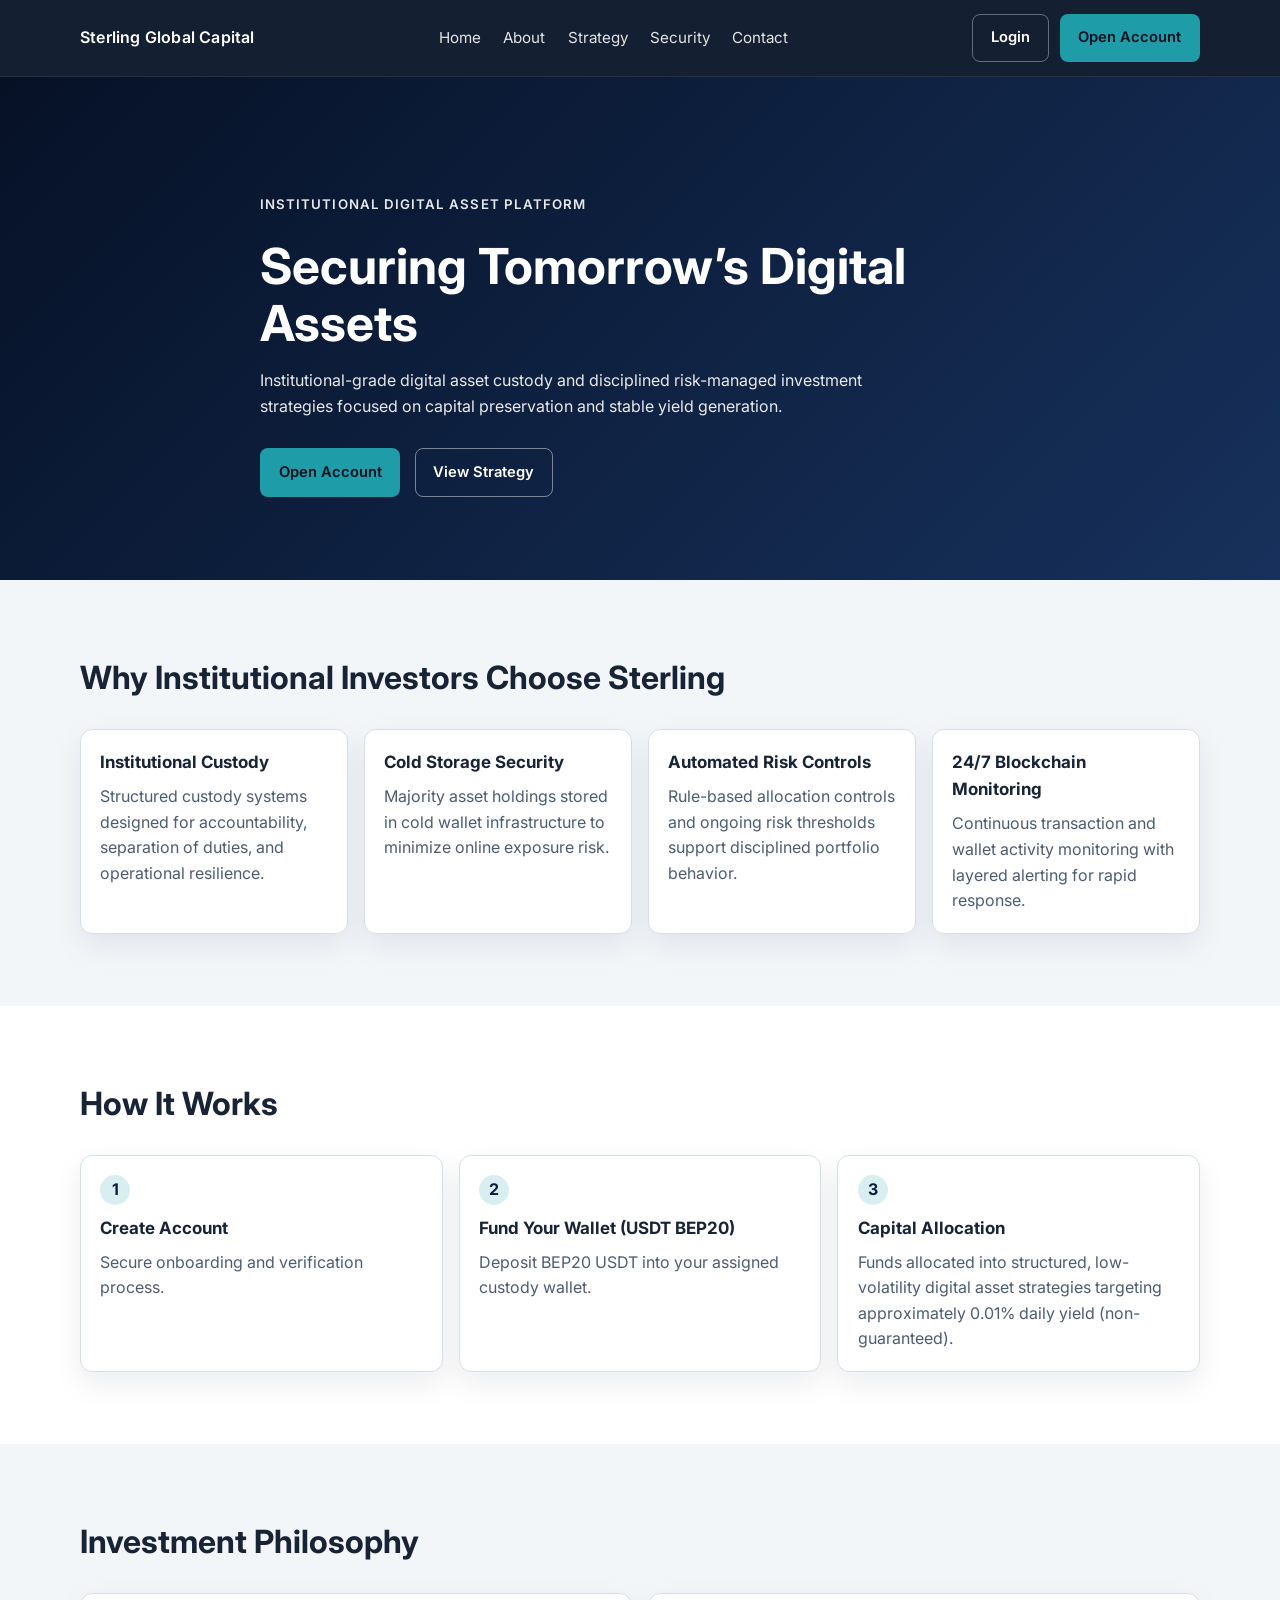
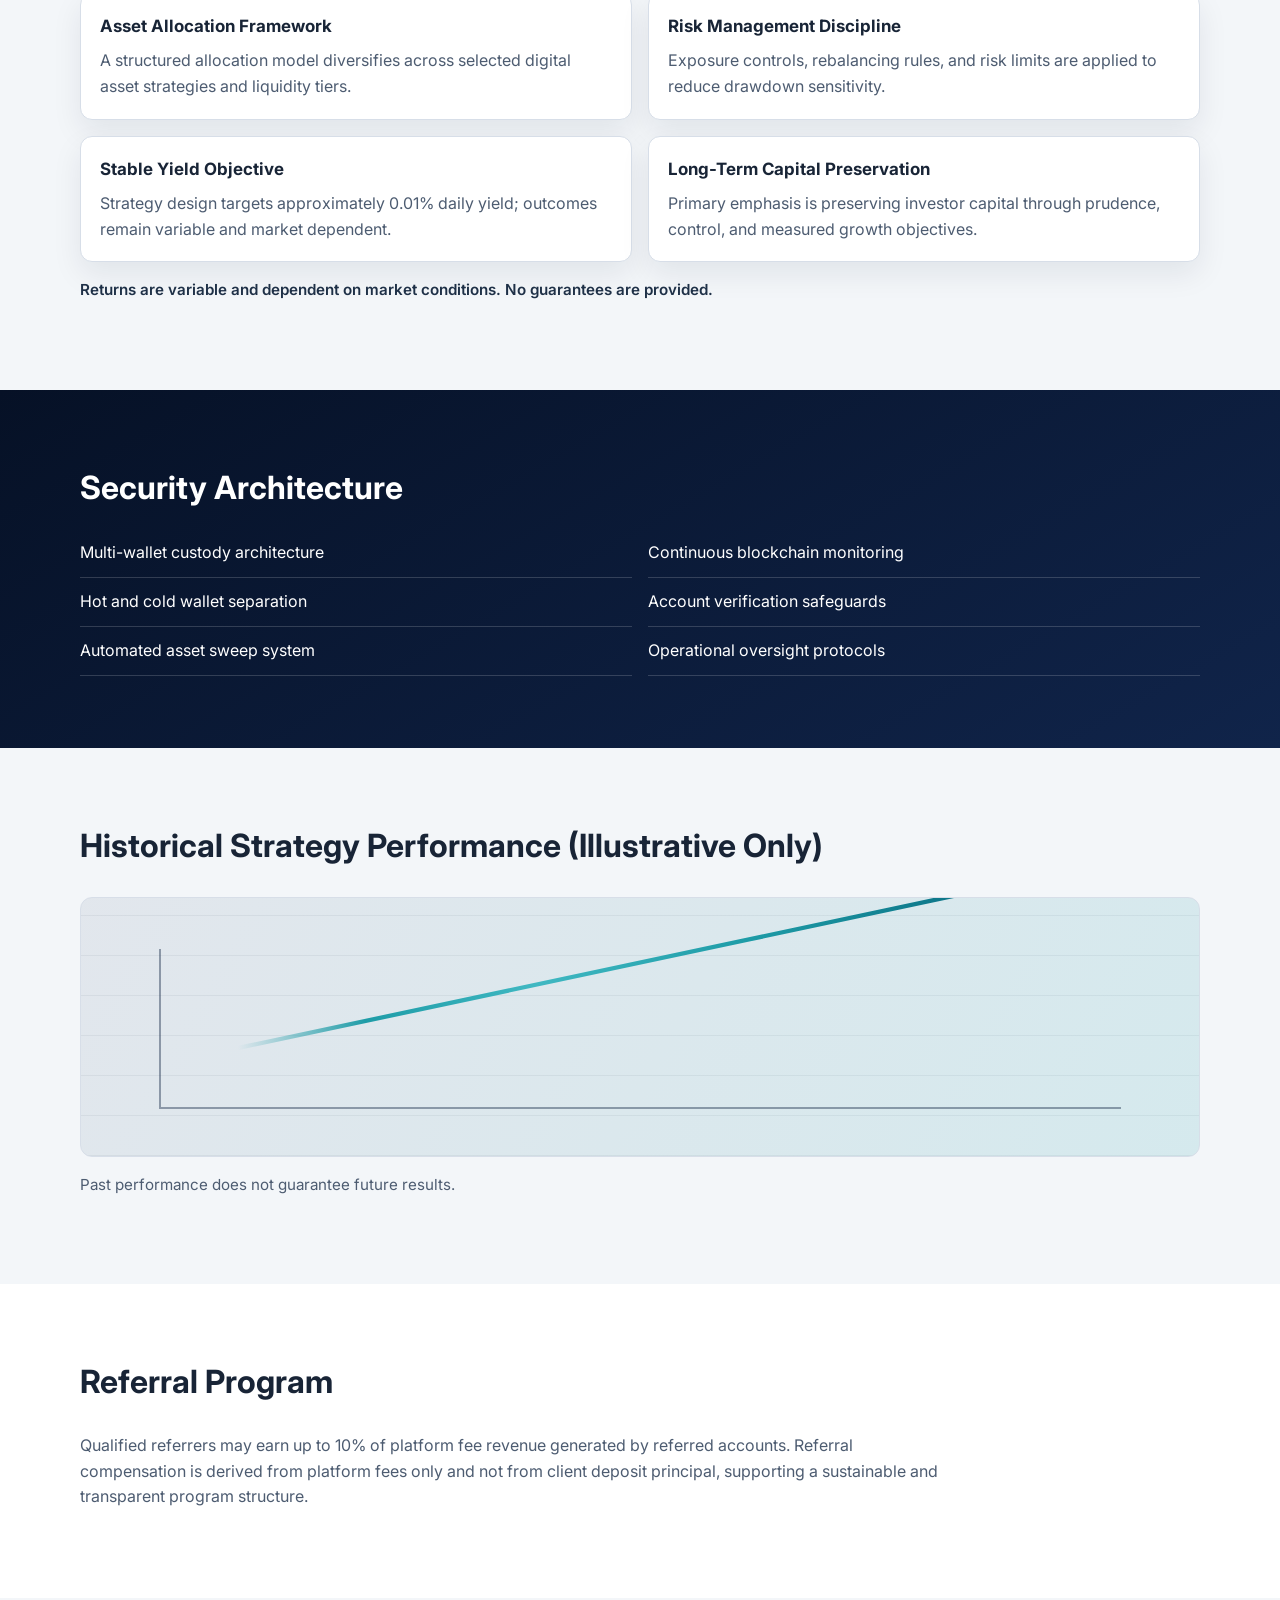
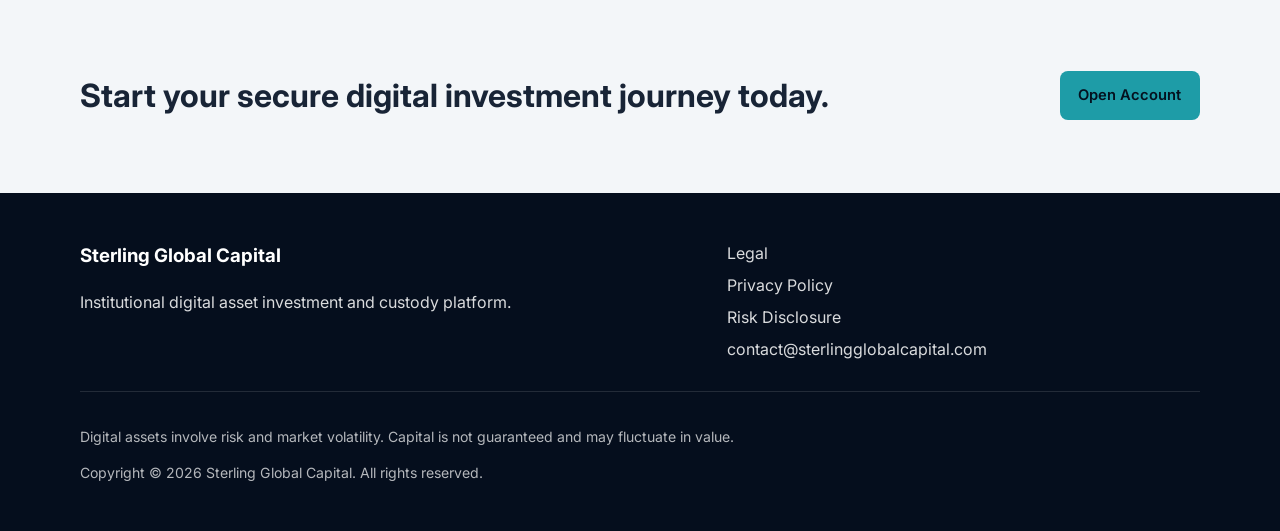
<file: index.html>
<!DOCTYPE html>
<html lang="en">
  <head>
    <meta charset="UTF-8" />
    <meta name="viewport" content="width=device-width, initial-scale=1.0" />
    <meta
      name="description"
      content="Sterling Global Capital provides institutional-grade digital asset custody and risk-managed investment strategies focused on long-term capital preservation."
    />
    <title>Sterling Global Capital | Institutional Digital Asset Custody</title>
    <link rel="preconnect" href="https://fonts.googleapis.com" />
    <link rel="preconnect" href="https://fonts.gstatic.com" crossorigin />
    <link
      href="https://fonts.googleapis.com/css2?family=Inter:wght@400;500;600;700&display=swap"
      rel="stylesheet"
    />
    <link rel="stylesheet" href="styles.css" />
  </head>
  <body>
    <header class="site-header">
      <div class="container header-inner">
        <a class="logo" href="#home" aria-label="Sterling Global Capital homepage">
          Sterling Global Capital
        </a>

        <input type="checkbox" id="menu-toggle" class="menu-toggle" aria-label="Toggle navigation" />
        <label for="menu-toggle" class="menu-button" aria-hidden="true">
          <span></span><span></span><span></span>
        </label>

        <nav class="site-nav" aria-label="Primary">
          <a href="#home">Home</a>
          <a href="#about">About</a>
          <a href="#strategy">Strategy</a>
          <a href="#security">Security</a>
          <a href="#contact">Contact</a>
        </nav>

        <div class="header-actions">
          <a class="btn btn-secondary" href="/login.html">Login</a>
          <a class="btn btn-primary" href="/register.html">Open Account</a>
        </div>
      </div>
    </header>

    <main id="home">
      <section class="hero">
        <div class="container hero-content">
          <p class="eyebrow">Institutional Digital Asset Platform</p>
          <h1>Securing Tomorrow’s Digital Assets</h1>
          <p>
            Institutional-grade digital asset custody and disciplined risk-managed investment
            strategies focused on capital preservation and stable yield generation.
          </p>
          <div class="hero-actions">
            <a class="btn btn-primary" href="/register.html">Open Account</a>
            <a class="btn btn-outline" href="#strategy">View Strategy</a>
          </div>
        </div>
      </section>

      <section class="section trust" id="about">
        <div class="container">
          <h2>Why Institutional Investors Choose Sterling</h2>
          <div class="card-grid cols-4">
            <article class="card">
              <h3>Institutional Custody</h3>
              <p>Structured custody systems designed for accountability, separation of duties, and operational resilience.</p>
            </article>
            <article class="card">
              <h3>Cold Storage Security</h3>
              <p>Majority asset holdings stored in cold wallet infrastructure to minimize online exposure risk.</p>
            </article>
            <article class="card">
              <h3>Automated Risk Controls</h3>
              <p>Rule-based allocation controls and ongoing risk thresholds support disciplined portfolio behavior.</p>
            </article>
            <article class="card">
              <h3>24/7 Blockchain Monitoring</h3>
              <p>Continuous transaction and wallet activity monitoring with layered alerting for rapid response.</p>
            </article>
          </div>
        </div>
      </section>

      <section class="section how-it-works">
        <div class="container">
          <h2>How It Works</h2>
          <div class="steps-grid">
            <article class="step-card">
              <span class="step-number">1</span>
              <h3>Create Account</h3>
              <p>Secure onboarding and verification process.</p>
            </article>
            <article class="step-card">
              <span class="step-number">2</span>
              <h3>Fund Your Wallet (USDT BEP20)</h3>
              <p>Deposit BEP20 USDT into your assigned custody wallet.</p>
            </article>
            <article class="step-card">
              <span class="step-number">3</span>
              <h3>Capital Allocation</h3>
              <p>
                Funds allocated into structured, low-volatility digital asset strategies targeting
                approximately 0.01% daily yield (non-guaranteed).
              </p>
            </article>
          </div>
        </div>
      </section>

      <section class="section strategy" id="strategy">
        <div class="container">
          <h2>Investment Philosophy</h2>
          <div class="card-grid cols-2">
            <article class="card">
              <h3>Asset Allocation Framework</h3>
              <p>A structured allocation model diversifies across selected digital asset strategies and liquidity tiers.</p>
            </article>
            <article class="card">
              <h3>Risk Management Discipline</h3>
              <p>Exposure controls, rebalancing rules, and risk limits are applied to reduce drawdown sensitivity.</p>
            </article>
            <article class="card">
              <h3>Stable Yield Objective</h3>
              <p>Strategy design targets approximately 0.01% daily yield; outcomes remain variable and market dependent.</p>
            </article>
            <article class="card">
              <h3>Long-Term Capital Preservation</h3>
              <p>Primary emphasis is preserving investor capital through prudence, control, and measured growth objectives.</p>
            </article>
          </div>
          <p class="disclaimer strong">
            Returns are variable and dependent on market conditions. No guarantees are provided.
          </p>
        </div>
      </section>

      <section class="section security" id="security">
        <div class="container">
          <h2>Security Architecture</h2>
          <div class="security-grid">
            <ul>
              <li>Multi-wallet custody architecture</li>
              <li>Hot and cold wallet separation</li>
              <li>Automated asset sweep system</li>
            </ul>
            <ul>
              <li>Continuous blockchain monitoring</li>
              <li>Account verification safeguards</li>
              <li>Operational oversight protocols</li>
            </ul>
          </div>
        </div>
      </section>

      <section class="section performance">
        <div class="container">
          <h2>Historical Strategy Performance (Illustrative Only)</h2>
          <div class="chart-placeholder" role="img" aria-label="Illustrative line chart showing stable upward performance trend"></div>
          <p class="disclaimer">Past performance does not guarantee future results.</p>
        </div>
      </section>

      <section class="section referral">
        <div class="container">
          <h2>Referral Program</h2>
          <p>
            Qualified referrers may earn up to 10% of platform fee revenue generated by referred accounts.
            Referral compensation is derived from platform fees only and not from client deposit principal,
            supporting a sustainable and transparent program structure.
          </p>
        </div>
      </section>

      <section class="section cta">
        <div class="container cta-inner">
          <h2>Start your secure digital investment journey today.</h2>
          <a class="btn btn-primary" href="/register.html">Open Account</a>
        </div>
      </section>
    </main>

    <footer class="site-footer" id="contact">
      <div class="container footer-grid">
        <div>
          <h3>Sterling Global Capital</h3>
          <p>Institutional digital asset investment and custody platform.</p>
        </div>
        <div>
          <a href="#">Legal</a>
          <a href="#">Privacy Policy</a>
          <a href="#">Risk Disclosure</a>
          <a href="mailto:contact@sterlingglobalcapital.com">contact@sterlingglobalcapital.com</a>
        </div>
      </div>
      <div class="container footer-meta">
        <p>Digital assets involve risk and market volatility. Capital is not guaranteed and may fluctuate in value.</p>
        <p>Copyright © 2026 Sterling Global Capital. All rights reserved.</p>
      </div>
    </footer>
  </body>
</html>
</file>
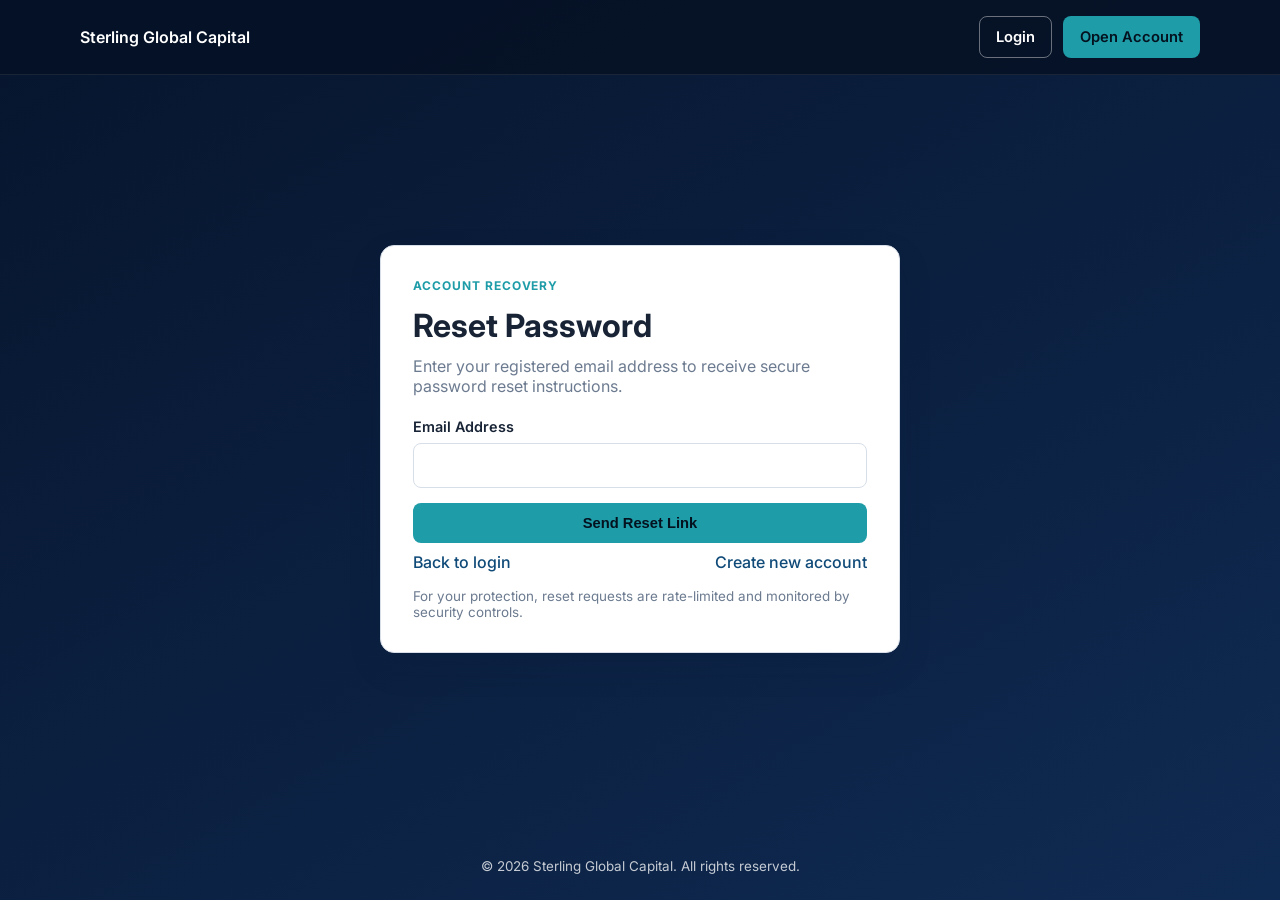
<file: forgot-password.html>
<!DOCTYPE html>
<html lang="en">
  <head>
    <meta charset="UTF-8" />
    <meta name="viewport" content="width=device-width, initial-scale=1.0" />
    <meta name="description" content="Password recovery for Sterling Global Capital secure client portal." />
    <title>Forgot Password | Sterling Global Capital</title>
    <link rel="preconnect" href="https://fonts.googleapis.com" />
    <link rel="preconnect" href="https://fonts.gstatic.com" crossorigin />
    <link href="https://fonts.googleapis.com/css2?family=Inter:wght@400;500;600;700&display=swap" rel="stylesheet" />
    <link rel="stylesheet" href="auth.css" />
  </head>
  <body>
    <header class="site-header">
      <div class="container header-inner">
        <a class="logo" href="/index.html">Sterling Global Capital</a>
        <div class="header-links">
          <a class="btn btn-secondary" href="/login.html">Login</a>
          <a class="btn btn-primary" href="/register.html">Open Account</a>
        </div>
      </div>
    </header>

    <main class="auth-wrap">
      <section class="auth-card" aria-labelledby="forgot-title">
        <p class="eyebrow">Account Recovery</p>
        <h1 id="forgot-title">Reset Password</h1>
        <p>Enter your registered email address to receive secure password reset instructions.</p>

        <form class="form-grid" action="#" method="post">
          <div class="form-row">
            <label for="recover-email">Email Address</label>
            <input id="recover-email" type="email" name="email" autocomplete="email" required />
          </div>

          <button class="btn btn-primary" type="submit">Send Reset Link</button>
        </form>

        <div class="helper-links">
          <a href="/login.html">Back to login</a>
          <a href="/register.html">Create new account</a>
        </div>

        <p class="disclaimer">For your protection, reset requests are rate-limited and monitored by security controls.</p>
      </section>
    </main>

    <footer class="site-footer">
      <div class="container">© 2026 Sterling Global Capital. All rights reserved.</div>
    </footer>
  </body>
</html>
</file>
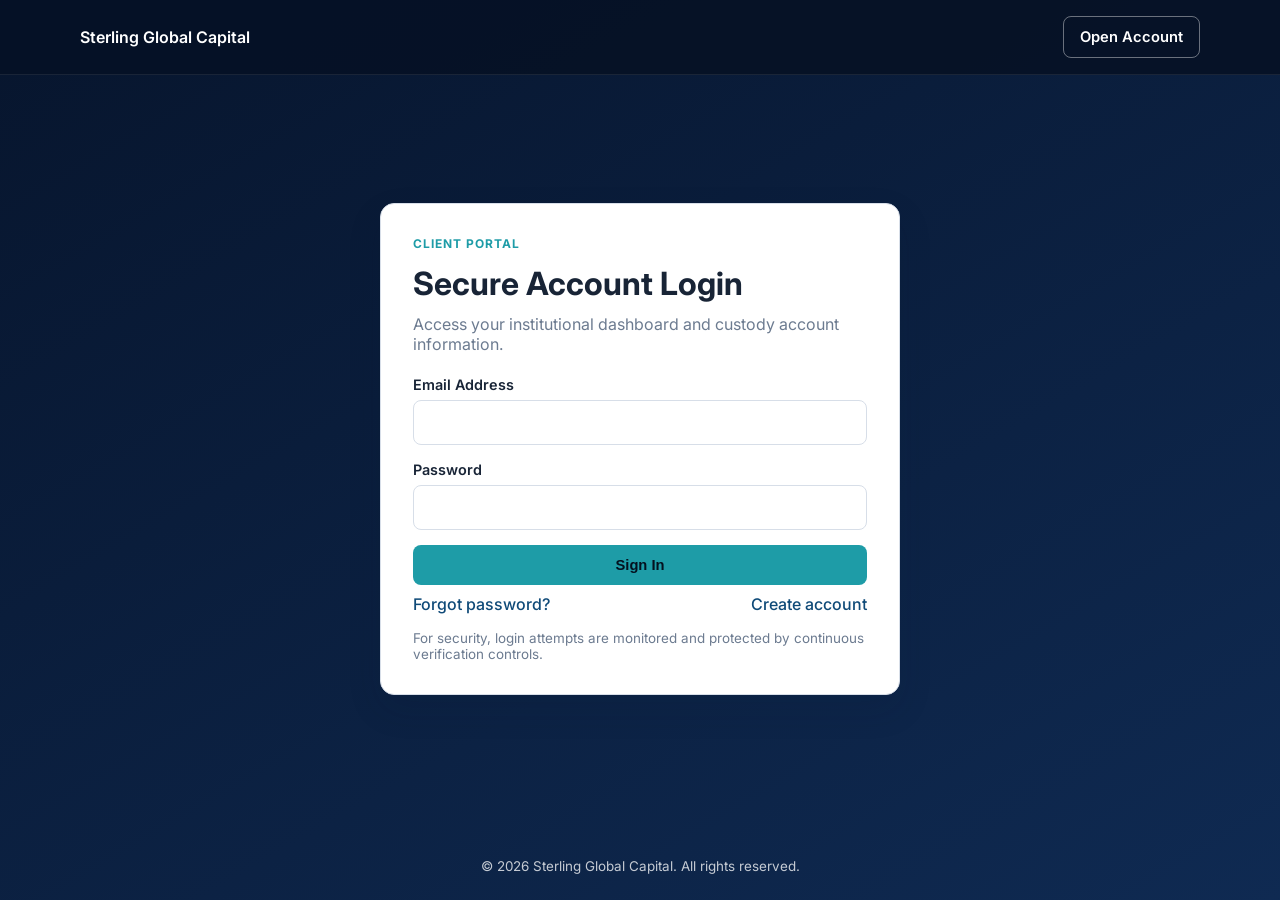
<file: login.html>
<!DOCTYPE html>
<html lang="en">
  <head>
    <meta charset="UTF-8" />
    <meta name="viewport" content="width=device-width, initial-scale=1.0" />
    <meta name="description" content="Secure institutional login portal for Sterling Global Capital account holders." />
    <title>Login | Sterling Global Capital</title>
    <link rel="preconnect" href="https://fonts.googleapis.com" />
    <link rel="preconnect" href="https://fonts.gstatic.com" crossorigin />
    <link href="https://fonts.googleapis.com/css2?family=Inter:wght@400;500;600;700&display=swap" rel="stylesheet" />
    <link rel="stylesheet" href="auth.css" />
  </head>
  <body>
    <header class="site-header">
      <div class="container header-inner">
        <a class="logo" href="/index.html">Sterling Global Capital</a>
        <div class="header-links">
          <a class="btn btn-secondary" href="/register.html">Open Account</a>
        </div>
      </div>
    </header>

    <main class="auth-wrap">
      <section class="auth-card" aria-labelledby="login-title">
        <p class="eyebrow">Client Portal</p>
        <h1 id="login-title">Secure Account Login</h1>
        <p>Access your institutional dashboard and custody account information.</p>

        <form class="form-grid" action="#" method="post">
          <div class="form-row">
            <label for="email">Email Address</label>
            <input id="email" type="email" name="email" autocomplete="email" required />
          </div>

          <div class="form-row">
            <label for="password">Password</label>
            <input id="password" type="password" name="password" autocomplete="current-password" required />
          </div>

          <button class="btn btn-primary" type="submit">Sign In</button>
        </form>

        <div class="helper-links">
          <a href="/forgot-password.html">Forgot password?</a>
          <a href="/register.html">Create account</a>
        </div>

        <p class="disclaimer">For security, login attempts are monitored and protected by continuous verification controls.</p>
      </section>
    </main>

    <footer class="site-footer">
      <div class="container">© 2026 Sterling Global Capital. All rights reserved.</div>
    </footer>
  </body>
</html>
</file>
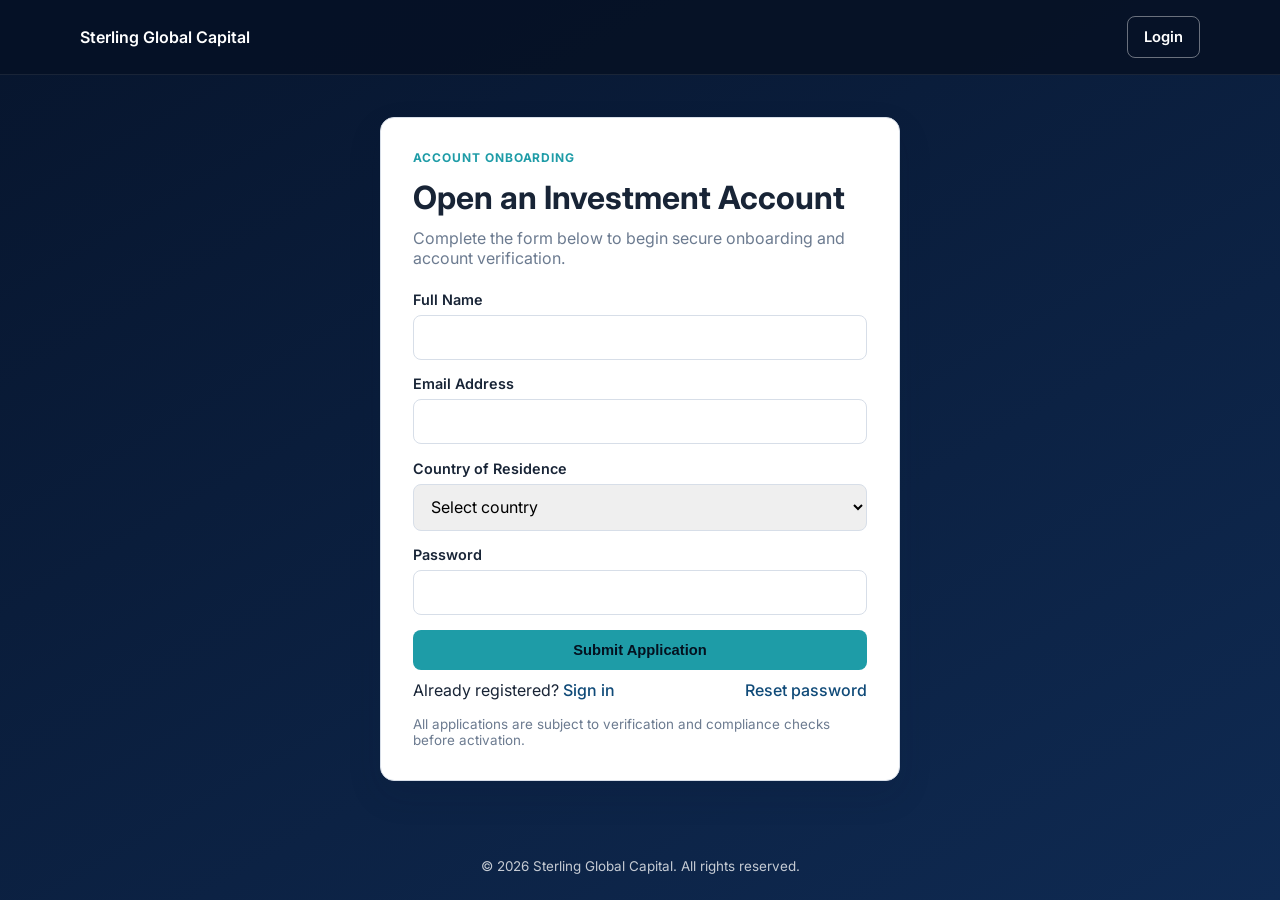
<file: register.html>
<!DOCTYPE html>
<html lang="en">
  <head>
    <meta charset="UTF-8" />
    <meta name="viewport" content="width=device-width, initial-scale=1.0" />
    <meta name="description" content="Open an institutional digital asset account with Sterling Global Capital." />
    <title>Open Account | Sterling Global Capital</title>
    <link rel="preconnect" href="https://fonts.googleapis.com" />
    <link rel="preconnect" href="https://fonts.gstatic.com" crossorigin />
    <link href="https://fonts.googleapis.com/css2?family=Inter:wght@400;500;600;700&display=swap" rel="stylesheet" />
    <link rel="stylesheet" href="auth.css" />
  </head>
  <body>
    <header class="site-header">
      <div class="container header-inner">
        <a class="logo" href="/index.html">Sterling Global Capital</a>
        <div class="header-links">
          <a class="btn btn-secondary" href="/login.html">Login</a>
        </div>
      </div>
    </header>

    <main class="auth-wrap">
      <section class="auth-card" aria-labelledby="register-title">
        <p class="eyebrow">Account Onboarding</p>
        <h1 id="register-title">Open an Investment Account</h1>
        <p>Complete the form below to begin secure onboarding and account verification.</p>

        <form class="form-grid" action="#" method="post">
          <div class="form-row">
            <label for="full-name">Full Name</label>
            <input id="full-name" type="text" name="full_name" autocomplete="name" required />
          </div>

          <div class="form-row">
            <label for="reg-email">Email Address</label>
            <input id="reg-email" type="email" name="email" autocomplete="email" required />
          </div>

          <div class="form-row">
            <label for="country">Country of Residence</label>
            <select id="country" name="country" required>
              <option value="">Select country</option>
              <option value="us">United States</option>
              <option value="uk">United Kingdom</option>
              <option value="ca">Canada</option>
              <option value="sg">Singapore</option>
              <option value="other">Other</option>
            </select>
          </div>

          <div class="form-row">
            <label for="reg-password">Password</label>
            <input id="reg-password" type="password" name="password" autocomplete="new-password" required />
          </div>

          <button class="btn btn-primary" type="submit">Submit Application</button>
        </form>

        <div class="helper-links">
          <span>Already registered? <a class="inline-link" href="/login.html">Sign in</a></span>
          <a href="/forgot-password.html">Reset password</a>
        </div>

        <p class="disclaimer">All applications are subject to verification and compliance checks before activation.</p>
      </section>
    </main>

    <footer class="site-footer">
      <div class="container">© 2026 Sterling Global Capital. All rights reserved.</div>
    </footer>
  </body>
</html>
</file>
<file: styles.css>
:root {
  --navy-900: #061126;
  --navy-800: #0c1f3d;
  --navy-700: #17315c;
  --teal-500: #1e9ca7;
  --teal-400: #40b8c2;
  --gray-100: #f3f6f9;
  --gray-300: #d7dee8;
  --gray-600: #4d5c71;
  --white: #ffffff;
  --text-dark: #182436;
  --shadow: 0 12px 30px rgba(10, 26, 52, 0.08);
}

* {
  box-sizing: border-box;
}

html {
  scroll-behavior: smooth;
}

body {
  margin: 0;
  font-family: "Inter", -apple-system, BlinkMacSystemFont, "Segoe UI", sans-serif;
  color: var(--text-dark);
  background: var(--white);
  line-height: 1.6;
}

.container {
  width: min(1120px, 92%);
  margin: 0 auto;
}

.site-header {
  position: sticky;
  top: 0;
  z-index: 30;
  background: rgba(6, 17, 38, 0.94);
  backdrop-filter: blur(8px);
  border-bottom: 1px solid rgba(255, 255, 255, 0.08);
}

.header-inner {
  display: flex;
  align-items: center;
  justify-content: space-between;
  gap: 1rem;
  min-height: 76px;
}

.logo {
  color: var(--white);
  text-decoration: none;
  font-weight: 600;
  letter-spacing: 0.2px;
}

.site-nav {
  display: flex;
  gap: 1.4rem;
}

.site-nav a {
  color: rgba(255, 255, 255, 0.88);
  text-decoration: none;
  font-size: 0.95rem;
}

.site-nav a:hover,
.site-nav a:focus-visible {
  color: var(--teal-400);
}

.header-actions {
  display: flex;
  gap: 0.7rem;
}

.btn {
  display: inline-flex;
  align-items: center;
  justify-content: center;
  padding: 0.72rem 1.1rem;
  border-radius: 8px;
  border: 1px solid transparent;
  font-weight: 600;
  font-size: 0.92rem;
  text-decoration: none;
  transition: 0.2s ease;
}

.btn-primary {
  background: var(--teal-500);
  color: #04111f;
}

.btn-primary:hover,
.btn-primary:focus-visible {
  background: var(--teal-400);
}

.btn-secondary {
  background: transparent;
  color: var(--white);
  border-color: rgba(255, 255, 255, 0.35);
}

.btn-secondary:hover,
.btn-secondary:focus-visible,
.btn-outline:hover,
.btn-outline:focus-visible {
  border-color: var(--teal-400);
  color: var(--teal-400);
}

.btn-outline {
  border-color: rgba(255, 255, 255, 0.45);
  color: var(--white);
}

.hero {
  background: linear-gradient(135deg, var(--navy-900), var(--navy-700));
  color: var(--white);
  padding: 6.5rem 0 5.2rem;
}

.hero-content {
  max-width: 760px;
}

.eyebrow {
  display: inline-block;
  font-size: 0.83rem;
  font-weight: 600;
  color: var(--teal-400);
  text-transform: uppercase;
  letter-spacing: 0.08em;
}

.hero h1 {
  font-size: clamp(2rem, 5vw, 3.1rem);
  line-height: 1.15;
  margin: 0.6rem 0 1rem;
}

.hero p {
  max-width: 640px;
  color: rgba(255, 255, 255, 0.9);
}

.hero-actions {
  margin-top: 1.8rem;
  display: flex;
  gap: 0.9rem;
  flex-wrap: wrap;
}

.section {
  padding: 4.5rem 0;
}

.section h2 {
  margin: 0 0 1.6rem;
  font-size: clamp(1.5rem, 3vw, 2rem);
}

.trust,
.strategy,
.performance,
.cta {
  background: var(--gray-100);
}

.card-grid {
  display: grid;
  gap: 1rem;
}

.cols-4 {
  grid-template-columns: repeat(4, minmax(0, 1fr));
}

.cols-2 {
  grid-template-columns: repeat(2, minmax(0, 1fr));
}

.card,
.step-card {
  background: var(--white);
  border: 1px solid var(--gray-300);
  border-radius: 12px;
  padding: 1.2rem;
  box-shadow: var(--shadow);
}

.card h3,
.step-card h3 {
  margin-top: 0;
  margin-bottom: 0.5rem;
  font-size: 1.06rem;
}

.card p,
.step-card p {
  margin: 0;
  color: var(--gray-600);
}

.steps-grid {
  display: grid;
  grid-template-columns: repeat(3, minmax(0, 1fr));
  gap: 1rem;
}

.step-number {
  width: 30px;
  height: 30px;
  display: inline-flex;
  align-items: center;
  justify-content: center;
  border-radius: 50%;
  background: rgba(30, 156, 167, 0.17);
  color: var(--navy-800);
  font-weight: 700;
  margin-bottom: 0.6rem;
}

.disclaimer {
  color: var(--gray-600);
  font-size: 0.95rem;
  margin-top: 1rem;
}

.disclaimer.strong {
  font-weight: 600;
  color: #1e3047;
}

.security {
  background: linear-gradient(150deg, #061126, #10244a);
  color: var(--white);
}

.security h2 {
  margin-bottom: 1rem;
}

.security-grid {
  display: grid;
  grid-template-columns: repeat(2, minmax(0, 1fr));
  gap: 1rem;
}

.security ul {
  list-style: none;
  padding: 0;
  margin: 0;
}

.security li {
  padding: 0.7rem 0;
  border-bottom: 1px solid rgba(255, 255, 255, 0.17);
}

.chart-placeholder {
  width: 100%;
  height: 260px;
  border: 1px solid var(--gray-300);
  border-radius: 12px;
  background:
    linear-gradient(120deg, rgba(23, 49, 92, 0.08), rgba(30, 156, 167, 0.14)),
    repeating-linear-gradient(
      to top,
      rgba(24, 36, 54, 0.06),
      rgba(24, 36, 54, 0.06) 1px,
      transparent 1px,
      transparent 40px
    );
  position: relative;
  overflow: hidden;
}

.chart-placeholder::before {
  content: "";
  position: absolute;
  inset: 20% 7% 18% 7%;
  border-left: 2px solid rgba(12, 31, 61, 0.4);
  border-bottom: 2px solid rgba(12, 31, 61, 0.4);
}

.chart-placeholder::after {
  content: "";
  position: absolute;
  left: 14%;
  right: 10%;
  top: 58%;
  height: 2px;
  background: linear-gradient(
    to right,
    transparent 0%,
    var(--teal-500) 15%,
    var(--teal-400) 35%,
    var(--teal-500) 60%,
    #0d7588 85%,
    #0f6171 100%
  );
  transform: skewY(-12deg) scaleY(2.2);
  transform-origin: left;
  border-radius: 999px;
}

.referral p {
  max-width: 860px;
  color: var(--gray-600);
}

.cta-inner {
  display: flex;
  align-items: center;
  justify-content: space-between;
  gap: 1rem;
}

.cta h2 {
  margin: 0;
}

.site-footer {
  background: #050e1d;
  color: rgba(255, 255, 255, 0.85);
  padding: 3rem 0 2rem;
}

.footer-grid {
  display: grid;
  grid-template-columns: 1.3fr 1fr;
  gap: 2rem;
  border-bottom: 1px solid rgba(255, 255, 255, 0.12);
  padding-bottom: 1.4rem;
}

.footer-grid h3 {
  margin-top: 0;
  color: var(--white);
}

.footer-grid a {
  display: block;
  color: rgba(255, 255, 255, 0.85);
  text-decoration: none;
  margin-bottom: 0.4rem;
}

.footer-grid a:hover,
.footer-grid a:focus-visible {
  color: var(--teal-400);
}

.footer-meta {
  padding-top: 1.2rem;
  font-size: 0.88rem;
  color: rgba(255, 255, 255, 0.7);
}

.menu-toggle,
.menu-button {
  display: none;
}

@media (max-width: 960px) {
  .site-nav,
  .header-actions {
    display: none;
  }

  .menu-button {
    display: inline-flex;
    flex-direction: column;
    gap: 4px;
    cursor: pointer;
  }

  .menu-button span {
    width: 22px;
    height: 2px;
    background: var(--white);
  }

  .menu-toggle:checked ~ .site-nav,
  .menu-toggle:checked ~ .header-actions {
    display: flex;
    position: absolute;
    left: 4%;
    right: 4%;
    background: #08162d;
    border: 1px solid rgba(255, 255, 255, 0.12);
    border-radius: 10px;
    padding: 1rem;
    box-shadow: var(--shadow);
  }

  .menu-toggle:checked ~ .site-nav {
    top: 80px;
    flex-direction: column;
  }

  .menu-toggle:checked ~ .header-actions {
    top: 268px;
    justify-content: stretch;
    flex-direction: column;
  }

  .cols-4,
  .steps-grid,
  .security-grid,
  .footer-grid {
    grid-template-columns: 1fr 1fr;
  }
}

@media (max-width: 680px) {
  .section {
    padding: 3.3rem 0;
  }

  .cols-4,
  .steps-grid,
  .cols-2,
  .security-grid,
  .footer-grid,
  .cta-inner {
    grid-template-columns: 1fr;
  }

  .cta-inner {
    display: grid;
  }

  .hero {
    padding-top: 5.3rem;
  }
}
</file>
<file: auth.css>
:root {
  --navy-900: #061126;
  --navy-800: #0c1f3d;
  --navy-700: #17315c;
  --teal-500: #1e9ca7;
  --teal-400: #40b8c2;
  --gray-100: #f3f6f9;
  --gray-300: #d7dee8;
  --gray-500: #6c7b90;
  --text-dark: #182436;
  --white: #ffffff;
  --shadow: 0 14px 34px rgba(10, 26, 52, 0.12);
}

* {
  box-sizing: border-box;
}

body {
  margin: 0;
  font-family: "Inter", -apple-system, BlinkMacSystemFont, "Segoe UI", sans-serif;
  color: var(--text-dark);
  background: linear-gradient(150deg, #07152d, #0f2a52);
  min-height: 100vh;
  display: flex;
  flex-direction: column;
}

.site-header {
  position: sticky;
  top: 0;
  z-index: 20;
  background: rgba(6, 17, 38, 0.94);
  border-bottom: 1px solid rgba(255, 255, 255, 0.08);
}

.container {
  width: min(1120px, 92%);
  margin: 0 auto;
}

.header-inner {
  min-height: 74px;
  display: flex;
  align-items: center;
  justify-content: space-between;
  gap: 1rem;
}

.logo {
  color: var(--white);
  text-decoration: none;
  font-weight: 600;
}

.header-links {
  display: flex;
  align-items: center;
  gap: 0.7rem;
}

.btn {
  display: inline-flex;
  align-items: center;
  justify-content: center;
  text-decoration: none;
  border-radius: 8px;
  border: 1px solid transparent;
  padding: 0.68rem 1rem;
  font-weight: 600;
  font-size: 0.92rem;
}

.btn-primary {
  background: var(--teal-500);
  color: #04111f;
}

.btn-secondary {
  color: var(--white);
  border-color: rgba(255, 255, 255, 0.4);
}

.auth-wrap {
  flex: 1;
  display: grid;
  place-items: center;
  padding: 2rem 0 3rem;
}

.auth-card {
  width: min(520px, 92vw);
  background: var(--white);
  border: 1px solid var(--gray-300);
  border-radius: 14px;
  box-shadow: var(--shadow);
  padding: 2rem;
}

.eyebrow {
  color: var(--teal-500);
  text-transform: uppercase;
  letter-spacing: 0.08em;
  font-weight: 700;
  font-size: 0.75rem;
  margin: 0 0 0.8rem;
}

h1 {
  margin: 0 0 0.7rem;
  font-size: clamp(1.6rem, 3vw, 2rem);
}

p {
  margin: 0;
  color: var(--gray-500);
}

.form-grid {
  display: grid;
  gap: 0.95rem;
  margin-top: 1.4rem;
}

.form-row {
  display: grid;
  gap: 0.45rem;
}

label {
  font-size: 0.9rem;
  font-weight: 600;
}

input,
select {
  width: 100%;
  border: 1px solid var(--gray-300);
  border-radius: 8px;
  padding: 0.72rem 0.8rem;
  font: inherit;
}

input:focus,
select:focus {
  outline: 2px solid rgba(30, 156, 167, 0.25);
  border-color: var(--teal-500);
}

.helper-links {
  display: flex;
  justify-content: space-between;
  flex-wrap: wrap;
  gap: 0.7rem;
  margin-top: 0.6rem;
}

.helper-links a,
.inline-link {
  color: #0f4a78;
  text-decoration: none;
  font-weight: 500;
}

.disclaimer {
  margin-top: 1rem;
  font-size: 0.84rem;
  color: var(--gray-500);
}

.site-footer {
  color: rgba(255, 255, 255, 0.76);
  text-align: center;
  font-size: 0.84rem;
  padding: 1.2rem 0 1.6rem;
}

@media (max-width: 620px) {
  .auth-card {
    padding: 1.3rem;
  }

  .header-inner {
    flex-direction: column;
    justify-content: center;
    padding: 0.8rem 0;
  }
}
</file>
